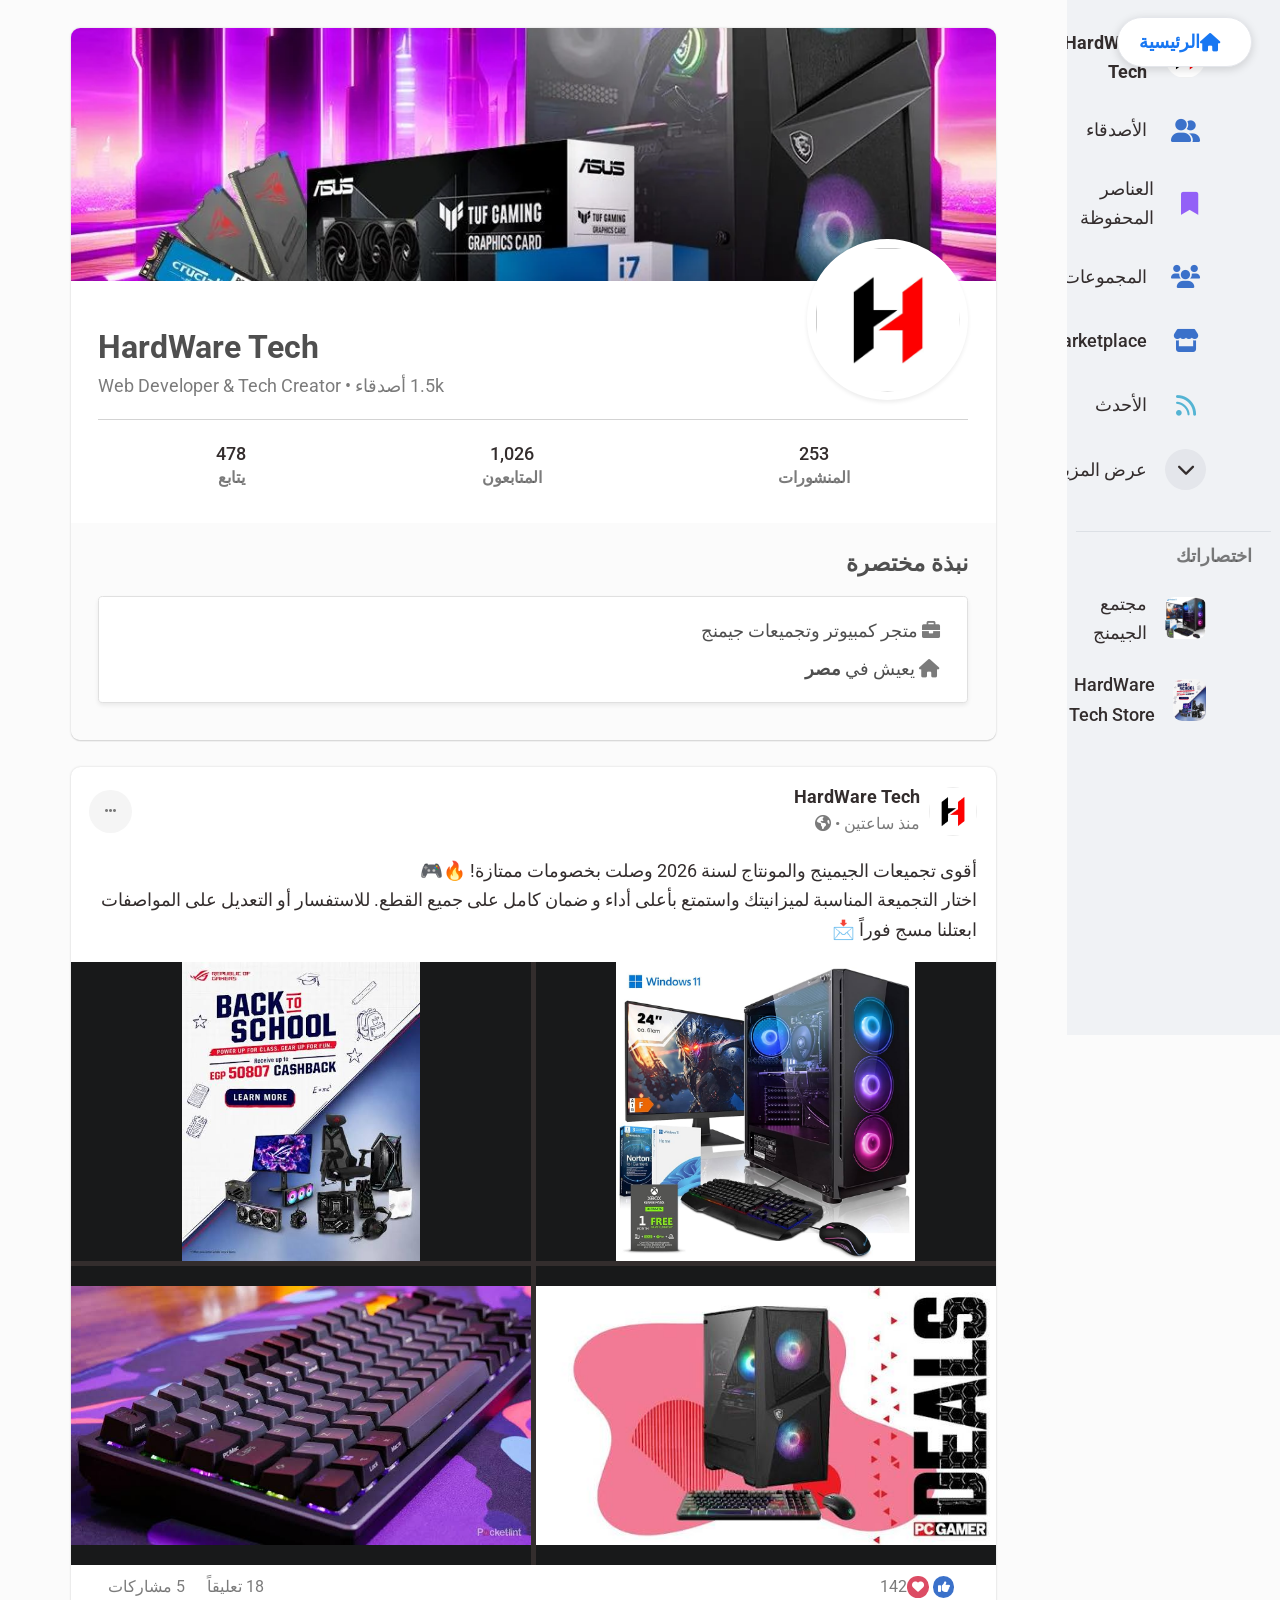
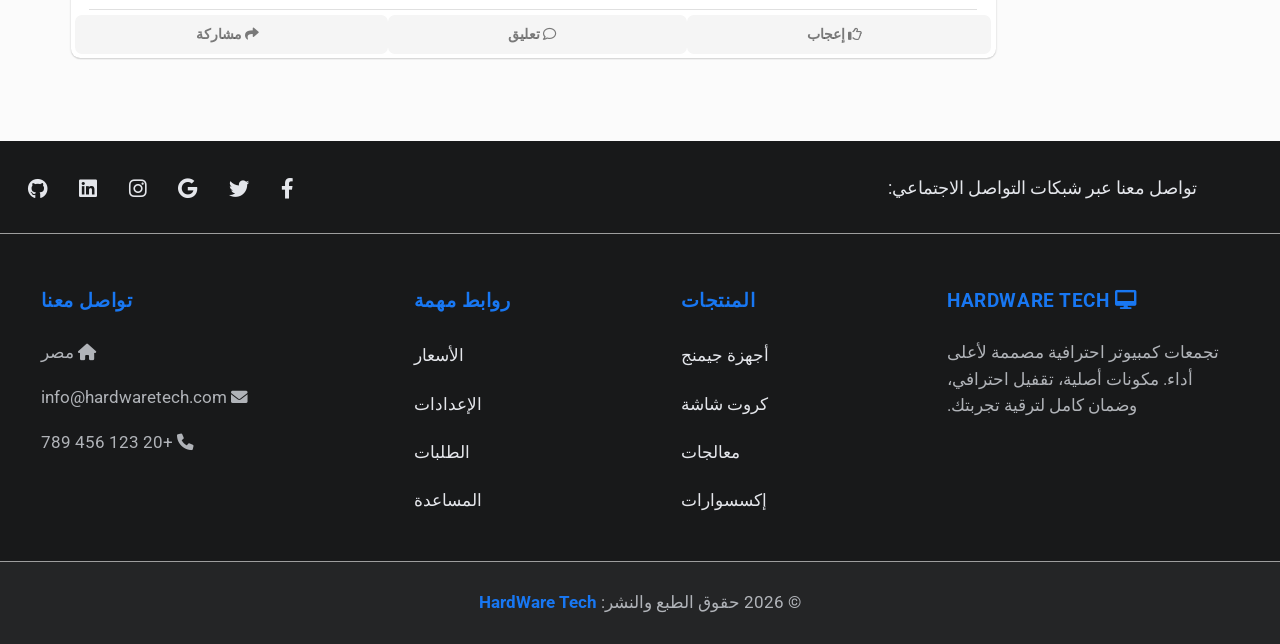
<file: facebook.html>
<!DOCTYPE html>
<html lang="ar" dir="rtl">
  <head>
    <meta charset="UTF-8" />
    <meta name="viewport" content="width=device-width, initial-scale=1, shrink-to-fit=no" />
    <meta http-equiv="x-ua-compatible" content="ie=edge" />
    <link rel="stylesheet" href="css/styleFacebook.css">
    <title>Facebook - HardWare Tech</title>
    <!-- MDB icon -->
    <link rel="icon" href="img/mdb-favicon.ico" type="image/x-icon" />
    <!-- Font Awesome -->
    <link
      rel="stylesheet"
      href="https://cdnjs.cloudflare.com/ajax/libs/font-awesome/6.0.0/css/all.min.css"
    />
    <!-- Google Fonts Roboto -->
    <link
      rel="stylesheet"
      href="https://fonts.googleapis.com/css2?family=Roboto:wght@300;400;500;700;900&display=swap"
    />
    <!-- MDB -->
    <link rel="stylesheet" href="css/mdb.min.css" />
  </head>
  <body class="bg-light">

    <div class="container-fluid">
      <div class="row">
        
        <!-- Left Sidebar -->
        <aside class="col-md-3 col-lg-2 fb-sidebar d-none d-md-block py-3 px-2 sticky-top" style="height: 100vh; overflow-y: auto;">
          <ul class="nav flex-column">
            <!-- Profile Link -->
            <li class="nav-item">
              <a class="nav-link fb-sidebar-item active d-flex align-items-center mb-1" href="#">
                <img src="img/M2.jpg" alt="Profile" class="rounded-circle ms-3" width="36" height="36" style="object-fit: cover;">
                <span class="fw-bold text-dark">HardWare Tech</span>
              </a>
            </li>

            <!-- Friends -->
            <li class="nav-item">
              <a class="nav-link fb-sidebar-item d-flex align-items-center mb-1" href="#">
                <div class="fb-icon-wrapper ms-3">
                  <i class="fas fa-user-friends text-primary fs-5"></i>
                </div>
                <span class="text-dark fw-medium">الأصدقاء</span>
              </a>
            </li>

            <!-- Saved -->
            <li class="nav-item">
              <a class="nav-link fb-sidebar-item d-flex align-items-center mb-1" href="#">
                <div class="fb-icon-wrapper ms-3">
                  <i class="fas fa-bookmark text-purple fs-5" style="color: #9360f7;"></i>
                </div>
                <span class="text-dark fw-medium">العناصر المحفوظة</span>
              </a>
            </li>

            <!-- Groups -->
            <li class="nav-item">
              <a class="nav-link fb-sidebar-item d-flex align-items-center mb-1" href="#">
                <div class="fb-icon-wrapper ms-3">
                  <i class="fas fa-users text-primary fs-5"></i>
                </div>
                <span class="text-dark fw-medium">المجموعات</span>
              </a>
            </li>

            <!-- Marketplace -->
            <li class="nav-item">
              <a class="nav-link fb-sidebar-item d-flex align-items-center mb-1" href="#">
                <div class="fb-icon-wrapper ms-3">
                  <i class="fas fa-store text-primary fs-5"></i>
                </div>
                <span class="text-dark fw-medium">Marketplace</span>
              </a>
            </li>

            <!-- Feeds -->
            <li class="nav-item">
              <a class="nav-link fb-sidebar-item d-flex align-items-center mb-1" href="#">
                <div class="fb-icon-wrapper ms-3">
                  <i class="fas fa-rss text-info fs-5"></i>
                </div>
                <span class="text-dark fw-medium">الأحدث</span>
              </a>
            </li>

            <!-- See More -->
            <li class="nav-item">
              <a class="nav-link fb-sidebar-item d-flex align-items-center mb-1" href="#">
                <div class="fb-icon-wrapper fb-icon-more ms-3">
                  <i class="fas fa-chevron-down text-dark"></i>
                </div>
                <span class="text-dark fw-medium">عرض المزيد</span>
              </a>
            </li>
          </ul>

          <hr class="my-2 text-secondary opacity-25">

          <!-- Shortcuts Section -->
          <div class="d-flex justify-content-between align-items-center px-3 my-2 text-muted fw-bold">
            <span>اختصاراتك</span>
          </div>

          <ul class="nav flex-column">
            <li class="nav-item">
              <a class="nav-link fb-sidebar-item d-flex align-items-center mb-1" href="#">
                <img src="img/n1.jpg" alt="Group" class="rounded-3 ms-3" width="36" height="36" style="object-fit: cover;">
                <span class="text-dark fw-medium">مجتمع الجيمنج</span>
              </a>
            </li>
            <li class="nav-item">
              <a class="nav-link fb-sidebar-item d-flex align-items-center mb-1" href="#">
                <img src="img/n2.jfif" alt="Group" class="rounded-3 ms-3" width="36" height="36" style="object-fit: cover;">
                <span class="text-dark fw-medium">HardWare Tech Store</span>
              </a>
            </li>
          </ul>
        </aside>

        <!-- Main Content Area -->
        <main class="col-12 col-md-9 col-lg-10 me-auto py-4">
          
          <!-- Floating Home Button -->
          <a href="tech.html" class="btn-home-back">
            <i class="fas fa-home me-2"></i> الرئيسية
          </a>

          <!-- Profile Container -->
          <div class="container">
            <div class="row justify-content-center">
              <div class="col-12 col-xl-11">
                
                <!-- Facebook Style Profile Card -->
                <div class="card fb-profile-card shadow-1-strong overflow-hidden mb-4">
                  
                  <!-- Cover Photo -->
                  <div class="cover-photo-container position-relative">
                    <img src="img/m5.webp" alt="Cover Photo" class="cover-img w-100" style="max-height: 350px; object-fit: cover;" />
                   ا
                  </div>

                  <!-- Profile Header Info -->
                  <div class="profile-header-content p-3 p-md-4 bg-white position-relative">
                    <div class="d-flex flex-column flex-md-row align-items-center align-items-md-end text-center text-md-start">
                      
                      <!-- Profile Avatar -->
                      <div class="avatar-wrapper ms-md-3 mb-3 mb-md-0">
                        <img src="img/M2.jpg" alt="Profile Picture" class="rounded-circle img-thumbnail profile-avatar" style="width: 140px; height: 140px; object-fit: cover;" />
                      </div>

                      <!-- Name & Bio -->
                      <div class="flex-grow-1 mb-3 mb-md-0">
                        <h3 class="fw-bold mb-1">HardWare Tech</h3>
                        <p class="text-muted mb-0">1.5k أصدقاء • Web Developer & Tech Creator</p>
                      </div>

                      <!-- Action Buttons -->
                      <div class="d-flex gap-2">
                        
                        
                      </div>

                    </div>

                    <hr class="my-3" />

                    <!-- Stats Bar -->
                    <div class="d-flex justify-content-around text-center py-1 text-dark fw-bold">
                      <div>
                        <p class="mb-0 h6">253</p>
                        <p class="small text-muted mb-0">المنشورات</p>
                      </div>
                      <div>
                        <p class="mb-0 h6">1,026</p>
                        <p class="small text-muted mb-0">المتابعون</p>
                      </div>
                      <div>
                        <p class="mb-0 h6">478</p>
                        <p class="small text-muted mb-0">يتابع</p>
                      </div>
                    </div>

                  </div>

                  <!-- Profile Body (About) -->
                  <div class="card-body p-3 p-md-4 bg-light">
                    <div class="mb-2">
                      <h5 class="fw-bold mb-3">نبذة مختصرة</h5>
                      <div class="p-3 bg-white rounded shadow-sm border">
                        <p class="mb-2"><i class="fas fa-briefcase text-muted me-2"></i> متجر كمبيوتر وتجميعات جيمنج</p>
                        <p class="mb-0"><i class="fas fa-home text-muted me-2"></i> يعيش في <strong>مصر</strong></p>
                      </div>
                    </div>
                  </div>

                </div>

                <!-- Facebook Post Card (منشور البوست مع الصور أصبحت كاملة) -->
                <div class="card fb-post-card shadow-1-strong border-0 rounded-3">
                  
                  <!-- Post Header -->
                  <div class="p-3 d-flex align-items-center justify-content-between">
                    <div class="d-flex align-items-center">
                      <img src="img/M2.jpg" class="rounded-circle ms-2" width="42" height="42" alt="Avatar" style="object-fit: cover;">
                      <div>
                        <h6 class="mb-0 fw-bold text-dark">HardWare Tech</h6>
                        <small class="text-muted">منذ ساعتين • <i class="fas fa-globe-americas ms-1"></i></small>
                      </div>
                    </div>
                    <button class="btn btn-light btn-floating shadow-0 text-muted">
                      <i class="fas fa-ellipsis-h"></i>
                    </button>
                  </div>

                  <!-- Post Content / Caption -->
                  <div class="px-3 pb-3">
                    <p class="mb-0 text-dark fs-6" style="line-height: 1.6;">
                      أقوى تجميعات الجيمينج والمونتاج لسنة 2026 وصلت بخصومات ممتازة! 🔥🎮 
                      <br>
                      اختار التجميعة المناسبة لميزانيتك واستمتع بأعلى أداء و ضمان كامل على جميع القطع. 
                      للاستفسار أو التعديل على المواصفات ابعتلنا مسج فوراً 📩
                    </p>
                  </div>

                  <!-- Post Media Grid (عرض الصور كاملة بدون قص) -->
                  <div class="post-media-container bg-dark">
                    <div class="row g-1">
                      <div class="col-6">
                        <img src="img/n1.jpg" class="w-100 post-full-img" alt="Photo 1" />
                      </div>
                      <div class="col-6">
                        <img src="img/n2.jfif" class="w-100 post-full-img" alt="Photo 2" />
                      </div>
                      <div class="col-6">
                        <img src="img/n3.jfif" class="w-100 post-full-img" alt="Photo 3" />
                      </div>
                      <div class="col-6">
                        <img src="img/n5.jfif" class="w-100 post-full-img" alt="Photo 4" />
                      </div>
                    </div>
                  </div>

                  <!-- Post Stats Bar (Counts) -->
                  <div class="px-3 py-2 d-flex justify-content-between align-items-center text-muted border-bottom mx-3 small">
                    <div class="d-flex align-items-center">
                      <span class="badge bg-primary rounded-circle p-1 me-1"><i class="fas fa-thumbs-up"></i></span>
                      <span class="badge bg-danger rounded-circle p-1 me-1"><i class="fas fa-heart"></i></span>
                      <span class="ms-1">142</span>
                    </div>
                    <div>
                      <span class="ms-3">18 تعليقاً</span>
                      <span>5 مشاركات</span>
                    </div>
                  </div>

                  <!-- Post Actions (Like, Comment, Share) -->
                  <div class="p-1 d-flex justify-content-around">
                    <button class="btn btn-light flex-grow-1 border-0 shadow-0 text-muted fw-bold py-2 fb-action-btn">
                      <i class="far fa-thumbs-up me-2"></i> إعجاب
                    </button>
                    <button class="btn btn-light flex-grow-1 border-0 shadow-0 text-muted fw-bold py-2 fb-action-btn">
                      <i class="far fa-comment me-2"></i> تعليق
                    </button>
                    <button class="btn btn-light flex-grow-1 border-0 shadow-0 text-muted fw-bold py-2 fb-action-btn">
                      <i class="fas fa-share me-2"></i> مشاركة
                    </button>
                  </div>

                </div>

              </div>
            </div>
          </div>

        </main>

      </div>
    </div>

    <!-- Facebook Style Footer -->
<footer class="fb-footer text-center text-lg-start pt-1 mt-5">
  <!-- Social Media Bar -->
  <section class="d-flex justify-content-center justify-content-lg-between p-4 border-bottom border-dark-subtle">
    <div class="me-5 d-none d-lg-block">
      <span>تواصل معنا عبر شبكات التواصل الاجتماعي:</span>
    </div>
    <div class="fb-social-icons">
      <a href="#!" class="me-4"><i class="fab fa-facebook-f"></i></a>
      <a href="#!" class="me-4"><i class="fab fa-twitter"></i></a>
      <a href="#!" class="me-4"><i class="fab fa-google"></i></a>
      <a href="#!" class="me-4"><i class="fab fa-instagram"></i></a>
      <a href="#!" class="me-4"><i class="fab fa-linkedin"></i></a>
      <a href="#!" class="me-4"><i class="fab fa-github"></i></a>
    </div>
  </section>

  <!-- Links Section -->
  <section>
    <div class="container text-center text-md-start mt-5">
      <div class="row mt-3">
        <!-- Brand Info -->
        <div class="col-md-3 col-lg-4 col-xl-3 mx-auto mb-4">
          <h6 class="text-uppercase fw-bold mb-4 fb-footer-heading">
            <i class="fas fa-desktop me-2"></i> HardWare Tech
          </h6>
          <p class="fb-footer-text">
            تجمعات كمبيوتر احترافية مصممة لأعلى أداء. مكونات أصلية، تقفيل احترافي، وضمان كامل لترقية تجربتك.
          </p>
        </div>

        <!-- Products -->
        <div class="col-md-2 col-lg-2 col-xl-2 mx-auto mb-4">
          <h6 class="text-uppercase fw-bold mb-4 fb-footer-heading">المنتجات</h6>
          <p><a href="#!" class="fb-footer-link">أجهزة جيمنج</a></p>
          <p><a href="#!" class="fb-footer-link">كروت شاشة</a></p>
          <p><a href="#!" class="fb-footer-link">معالجات</a></p>
          <p><a href="#!" class="fb-footer-link">إكسسوارات</a></p>
        </div>

        <!-- Useful Links -->
        <div class="col-md-3 col-lg-2 col-xl-2 mx-auto mb-4">
          <h6 class="text-uppercase fw-bold mb-4 fb-footer-heading">روابط مهمة</h6>
          <p><a href="#!" class="fb-footer-link">الأسعار</a></p>
          <p><a href="#!" class="fb-footer-link">الإعدادات</a></p>
          <p><a href="#!" class="fb-footer-link">الطلبات</a></p>
          <p><a href="#!" class="fb-footer-link">المساعدة</a></p>
        </div>

        <!-- Contact -->
        <div class="col-md-4 col-lg-3 col-xl-3 mx-auto mb-md-0 mb-4 fb-footer-text">
          <h6 class="text-uppercase fw-bold mb-4 fb-footer-heading">تواصل معنا</h6>
          <p><i class="fas fa-home me-2"></i> مصر</p>
          <p><i class="fas fa-envelope me-2"></i> info@hardwaretech.com</p>
          <p><i class="fas fa-phone me-2"></i> +20 123 456 789</p>
        </div>
      </div>
    </div>
  </section>

  <!-- Copyright -->
  <div class="text-center p-4 border-top border-dark-subtle fb-copyright">
    © 2026 حقوق الطبع والنشر:
    <a class="fw-bold text-decoration-none fb-footer-brand" href="#">HardWare Tech</a>
  </div>
</footer>
  </body>
</html>
</file>
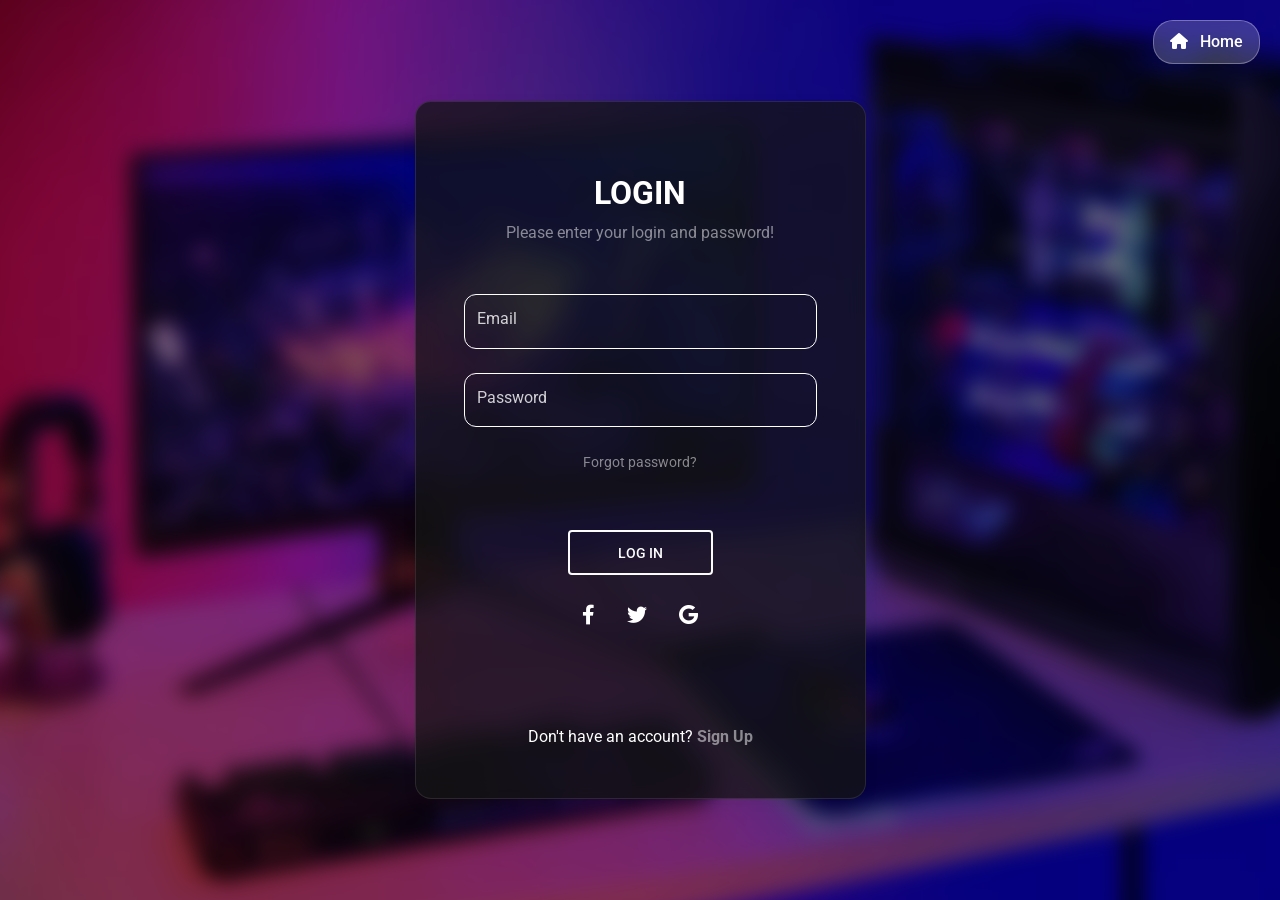
<file: log in.html>
<!DOCTYPE html>
<html lang="en">
<head>
    <meta charset="UTF-8">
     <meta name="viewport" content="width=device-width, initial-scale=1, shrink-to-fit=no" />
    <meta http-equiv="x-ua-compatible" content="ie=edge" />
    <link rel="stylesheet" href="css/styleLogin.css">
    <!-- MDB icon -->
    <link rel="icon" href="img/mdb-favicon.ico" type="image/x-icon" />
    <!-- Font Awesome -->
    <link
      rel="stylesheet"
      href="https://cdnjs.cloudflare.com/ajax/libs/font-awesome/6.0.0/css/all.min.css"
    />
    <!-- Google Fonts Roboto -->
    <link
      rel="stylesheet"
      href="https://fonts.googleapis.com/css2?family=Roboto:wght@300;400;500;700;900&display=swap"
    />
    <!-- MDB -->
    <link rel="stylesheet" href="css/mdb.min.css" />
    <title>your account </title>
</head>
<body>
    <!-- Floating Home Button -->
<a href="tech.html" class="btn-home-back">
  <i class="fas fa-home me-2"></i> Home
</a>

    <section class="vh-100 gradient-custom">
  <div class="container py-5 h-100">
    <div class="row d-flex justify-content-center align-items-center h-100">
      <div class="col-12 col-md-8 col-lg-6 col-xl-5">
        <div class="card bg-dark text-white" style="border-radius: 1rem;">
          <div class="card-body p-5 text-center">

            <div class="mb-md-5 mt-md-4 pb-5">

              <h2 class="fw-bold mb-2 text-uppercase">Login</h2>
              <p class="text-white-50 mb-5">Please enter your login and password!</p>

             
              <form action="tech.html" method="GET">

                <div data-mdb-input-init class="form-outline form-white mb-4">
                  <input type="email" id="typeEmailX" class="form-control form-control-lg" required />
                  <label class="form-label" for="typeEmailX">Email</label>
                </div>

                <div data-mdb-input-init class="form-outline form-white mb-4">
                  <input type="password" id="typePasswordX" class="form-control form-control-lg" required />
                  <label class="form-label" for="typePasswordX">Password</label>
                </div>

                <p class="small mb-5 pb-lg-2"><a class="text-white-50" href="#!">Forgot password?</a></p>

          
                <button data-mdb-button-init data-mdb-ripple-init class="btn btn-outline-light btn-lg px-5" type="submit">
                  log in
                </button>

              </form>

              <div class="d-flex justify-content-center text-center mt-4 pt-1">
                <a href="#!" class="text-white"><i class="fab fa-facebook-f fa-lg"></i></a>
                <a href="#!" class="text-white"><i class="fab fa-twitter fa-lg mx-4 px-2"></i></a>
                <a href="#!" class="text-white"><i class="fab fa-google fa-lg"></i></a>
              </div>

            </div>

            <div>
              <p class="mb-0">Don't have an account? <a href="sign in.html" class="text-white-50 fw-bold">Sign Up</a>
              </p>
            </div>

          </div>
        </div>
      </div>
    </div>
  </div>
</section>
    
</body>
</html>
</file>
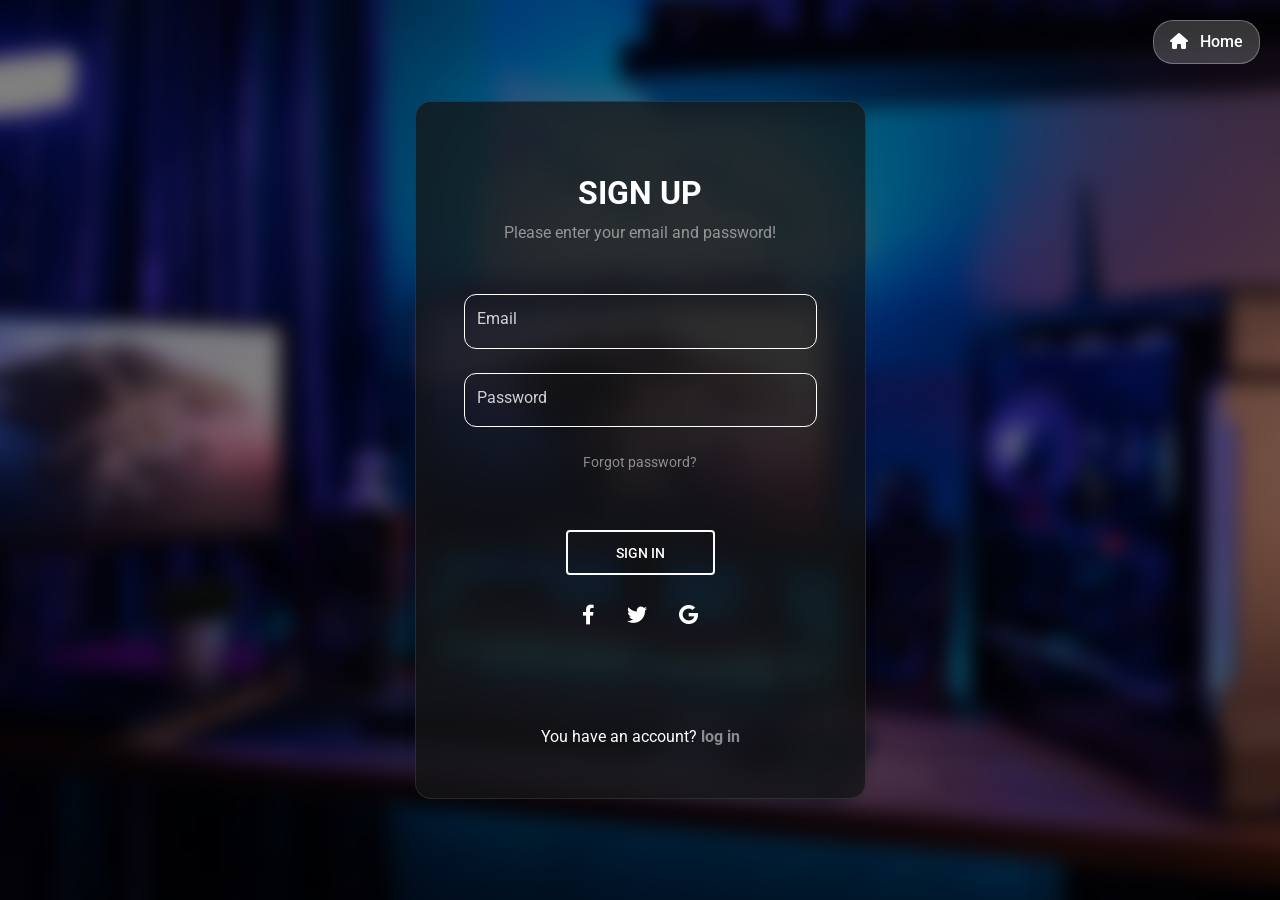
<file: log in1.html>
<!DOCTYPE html>
<html lang="en">
<head>
    <meta charset="UTF-8">
     <meta name="viewport" content="width=device-width, initial-scale=1, shrink-to-fit=no" />
    <meta http-equiv="x-ua-compatible" content="ie=edge" />
    <link rel="stylesheet" href="css/styleSign1.css">
    <!-- MDB icon -->
    <link rel="icon" href="img/mdb-favicon.ico" type="image/x-icon" />
    <!-- Font Awesome -->
    <link
      rel="stylesheet"
      href="https://cdnjs.cloudflare.com/ajax/libs/font-awesome/6.0.0/css/all.min.css"
    />
    <!-- Google Fonts Roboto -->
    <link
      rel="stylesheet"
      href="https://fonts.googleapis.com/css2?family=Roboto:wght@300;400;500;700;900&display=swap"
    />
    <!-- MDB -->
    <link rel="stylesheet" href="css/mdb.min.css" />
    <title>create your account </title>
</head>
<body>
  <!-- Floating Home Button -->
<a href="tech.html" class="btn-home-back">
  <i class="fas fa-home me-2"></i> Home
</a>

   <section class="vh-100 gradient-custom">
  <div class="container py-5 h-100">
    <div class="row d-flex justify-content-center align-items-center h-100">
      <div class="col-12 col-md-8 col-lg-6 col-xl-5">
        <div class="card bg-dark text-white" style="border-radius: 1rem;">
          <div class="card-body p-5 text-center">

            <div class="mb-md-5 mt-md-4 pb-5">

              <h2 class="fw-bold mb-2 text-uppercase">Sign up</h2>
              <p class="text-white-50 mb-5">Please enter your email and password!</p>

              
              <form action="success.html" method="GET">

                <div data-mdb-input-init class="form-outline form-white mb-4">
                  <input type="email" id="typeEmailX" class="form-control form-control-lg" required />
                  <label class="form-label" for="typeEmailX">Email</label>
                </div>

                <div data-mdb-input-init class="form-outline form-white mb-4">
                  <input type="password" id="typePasswordX" class="form-control form-control-lg" required />
                  <label class="form-label" for="typePasswordX">Password</label>
                </div>

                <p class="small mb-5 pb-lg-2"><a class="text-white-50" href="#!">Forgot password?</a></p>

               
                <button data-mdb-button-init data-mdb-ripple-init class="btn btn-outline-light btn-lg px-5" type="submit">
                  Sign in
                </button>

              </form>
              

              <div class="d-flex justify-content-center text-center mt-4 pt-1">
                <a href="#!" class="text-white"><i class="fab fa-facebook-f fa-lg"></i></a>
                <a href="#!" class="text-white"><i class="fab fa-twitter fa-lg mx-4 px-2"></i></a>
                <a href="#!" class="text-white"><i class="fab fa-google fa-lg"></i></a>
              </div>

            </div>

            <div>
              <p class="mb-0">You have an account? <a href="log in.html" class="text-white-50 fw-bold">log in</a>
              </p>
            </div>

          </div>
        </div>
      </div>
    </div>
  </div>
</section>
    
</body>
</html>
</file>
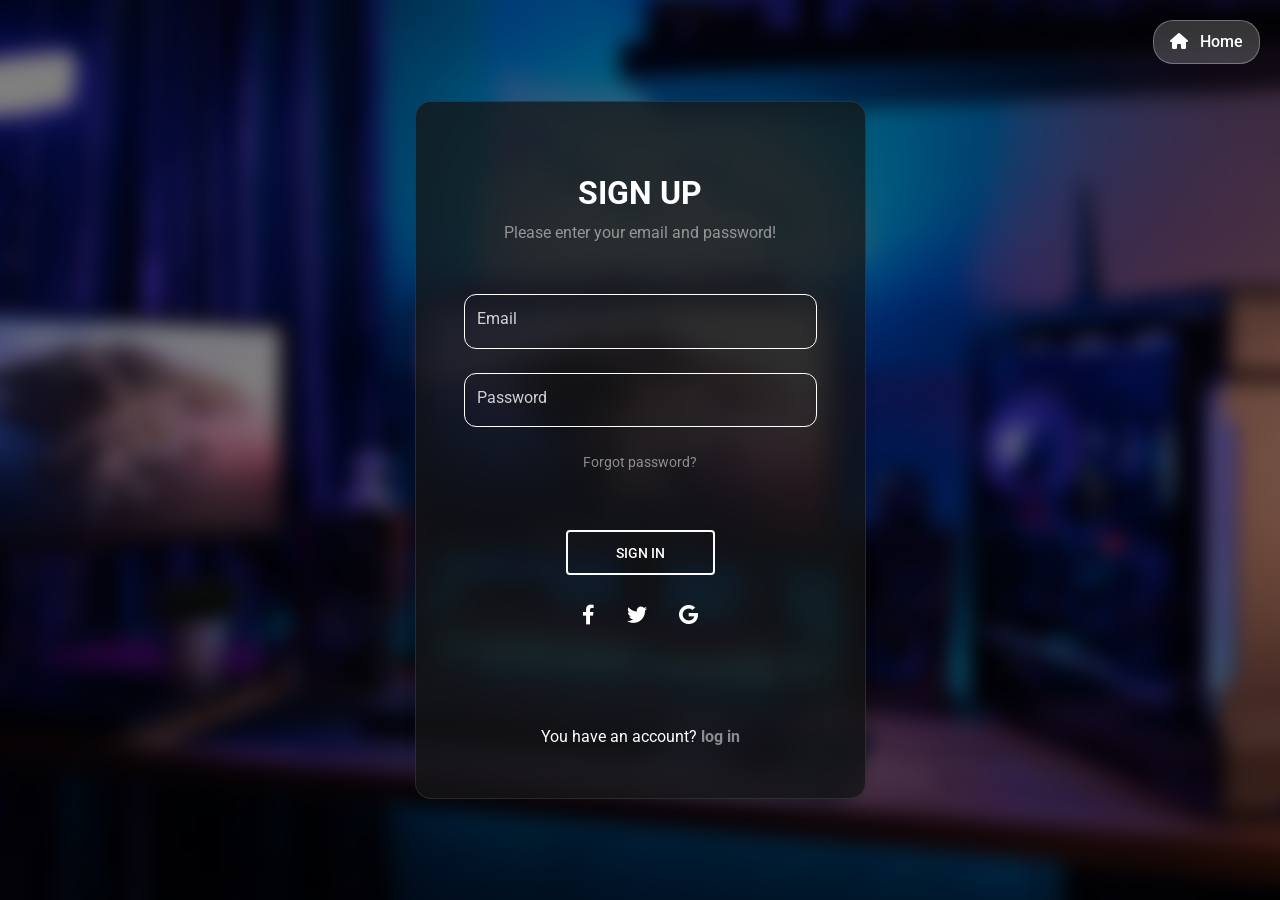
<file: sign in.html>
<!DOCTYPE html>
<html lang="en">
<head>
    <meta charset="UTF-8">
     <meta name="viewport" content="width=device-width, initial-scale=1, shrink-to-fit=no" />
    <meta http-equiv="x-ua-compatible" content="ie=edge" />
    <link rel="stylesheet" href="css/styleSign.css">
    <!-- MDB icon -->
    <link rel="icon" href="img/mdb-favicon.ico" type="image/x-icon" />
    <!-- Font Awesome -->
    <link
      rel="stylesheet"
      href="https://cdnjs.cloudflare.com/ajax/libs/font-awesome/6.0.0/css/all.min.css"
    />
    <!-- Google Fonts Roboto -->
    <link
      rel="stylesheet"
      href="https://fonts.googleapis.com/css2?family=Roboto:wght@300;400;500;700;900&display=swap"
    />
    <!-- MDB -->
    <link rel="stylesheet" href="css/mdb.min.css" />
    <title>create your account </title>
</head>
<body>
  <!-- Floating Home Button -->
<a href="tech.html" class="btn-home-back">
  <i class="fas fa-home me-2"></i> Home
</a>

   <section class="vh-100 gradient-custom">
  <div class="container py-5 h-100">
    <div class="row d-flex justify-content-center align-items-center h-100">
      <div class="col-12 col-md-8 col-lg-6 col-xl-5">
        <div class="card bg-dark text-white" style="border-radius: 1rem;">
          <div class="card-body p-5 text-center">

            <div class="mb-md-5 mt-md-4 pb-5">

              <h2 class="fw-bold mb-2 text-uppercase">Sign up</h2>
              <p class="text-white-50 mb-5">Please enter your email and password!</p>

              
              <form action="success.html" method="GET">

                <div data-mdb-input-init class="form-outline form-white mb-4">
                  <input type="email" id="typeEmailX" class="form-control form-control-lg" required />
                  <label class="form-label" for="typeEmailX">Email</label>
                </div>

                <div data-mdb-input-init class="form-outline form-white mb-4">
                  <input type="password" id="typePasswordX" class="form-control form-control-lg" required />
                  <label class="form-label" for="typePasswordX">Password</label>
                </div>

                <p class="small mb-5 pb-lg-2"><a class="text-white-50" href="#!">Forgot password?</a></p>

               
                <button data-mdb-button-init data-mdb-ripple-init class="btn btn-outline-light btn-lg px-5" type="submit">
                  Sign in
                </button>

              </form>
              

              <div class="d-flex justify-content-center text-center mt-4 pt-1">
                <a href="#!" class="text-white"><i class="fab fa-facebook-f fa-lg"></i></a>
                <a href="#!" class="text-white"><i class="fab fa-twitter fa-lg mx-4 px-2"></i></a>
                <a href="#!" class="text-white"><i class="fab fa-google fa-lg"></i></a>
              </div>

            </div>

            <div>
              <p class="mb-0">You have an account? <a href="log in.html" class="text-white-50 fw-bold">log in</a>
              </p>
            </div>

          </div>
        </div>
      </div>
    </div>
  </div>
</section>
    
</body>
</html>
</file>
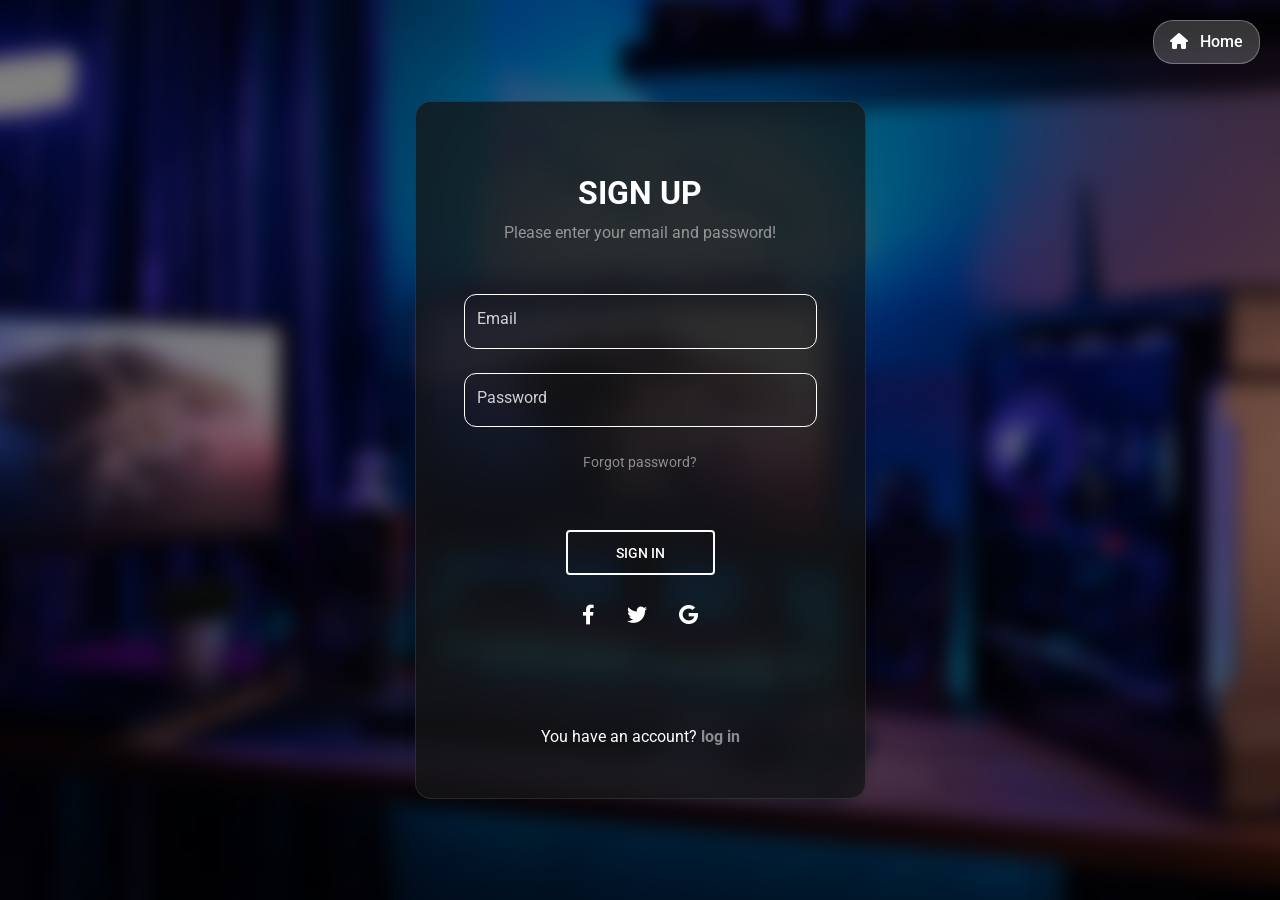
<file: sign in1.html>
<!DOCTYPE html>
<html lang="en">
<head>
    <meta charset="UTF-8">
     <meta name="viewport" content="width=device-width, initial-scale=1, shrink-to-fit=no" />
    <meta http-equiv="x-ua-compatible" content="ie=edge" />
    <link rel="stylesheet" href="css/styleSign1.css">
    <!-- MDB icon -->
    <link rel="icon" href="img/mdb-favicon.ico" type="image/x-icon" />
    <!-- Font Awesome -->
    <link
      rel="stylesheet"
      href="https://cdnjs.cloudflare.com/ajax/libs/font-awesome/6.0.0/css/all.min.css"
    />
    <!-- Google Fonts Roboto -->
    <link
      rel="stylesheet"
      href="https://fonts.googleapis.com/css2?family=Roboto:wght@300;400;500;700;900&display=swap"
    />
    <!-- MDB -->
    <link rel="stylesheet" href="css/mdb.min.css" />
    <title>create your account </title>
</head>
<body>
  <!-- Floating Home Button -->
<a href="tech.html" class="btn-home-back">
  <i class="fas fa-home me-2"></i> Home
</a>

   <section class="vh-100 gradient-custom">
  <div class="container py-5 h-100">
    <div class="row d-flex justify-content-center align-items-center h-100">
      <div class="col-12 col-md-8 col-lg-6 col-xl-5">
        <div class="card bg-dark text-white" style="border-radius: 1rem;">
          <div class="card-body p-5 text-center">

            <div class="mb-md-5 mt-md-4 pb-5">

              <h2 class="fw-bold mb-2 text-uppercase">Sign up</h2>
              <p class="text-white-50 mb-5">Please enter your email and password!</p>

              
              <form action="tech.html" method="GET">

                <div data-mdb-input-init class="form-outline form-white mb-4">
                  <input type="email" id="typeEmailX" class="form-control form-control-lg" required />
                  <label class="form-label" for="typeEmailX">Email</label>
                </div>

                <div data-mdb-input-init class="form-outline form-white mb-4">
                  <input type="password" id="typePasswordX" class="form-control form-control-lg" required />
                  <label class="form-label" for="typePasswordX">Password</label>
                </div>

                <p class="small mb-5 pb-lg-2"><a class="text-white-50" href="#!">Forgot password?</a></p>

               
                <button data-mdb-button-init data-mdb-ripple-init class="btn btn-outline-light btn-lg px-5" type="submit">
                  Sign in
                </button>

              </form>
              

              <div class="d-flex justify-content-center text-center mt-4 pt-1">
                <a href="#!" class="text-white"><i class="fab fa-facebook-f fa-lg"></i></a>
                <a href="#!" class="text-white"><i class="fab fa-twitter fa-lg mx-4 px-2"></i></a>
                <a href="#!" class="text-white"><i class="fab fa-google fa-lg"></i></a>
              </div>

            </div>

            <div>
              <p class="mb-0">You have an account? <a href="log in.html" class="text-white-50 fw-bold">log in</a>
              </p>
            </div>

          </div>
        </div>
      </div>
    </div>
  </div>
</section>
    
</body>
</html>
</file>
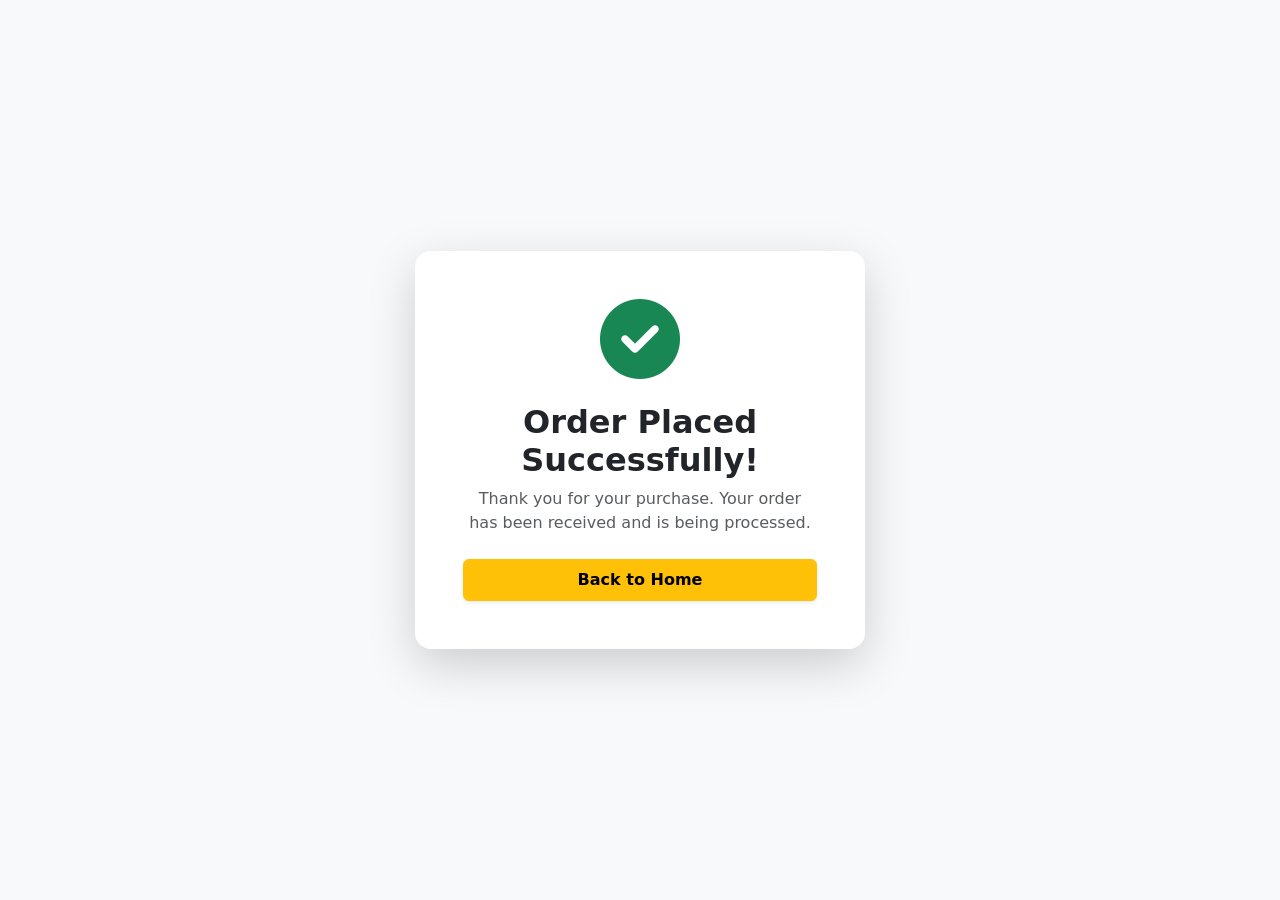
<file: success.html>
<!DOCTYPE html>
<html lang="en">
<head>
  <meta charset="UTF-8" />
  <meta name="viewport" content="width=device-width, initial-scale=1.0" />
  <title>Order Successful</title>
  
  <!-- Bootstrap 5 CSS -->
  <link href="https://cdn.jsdelivr.net/npm/bootstrap@5.3.0/dist/css/bootstrap.min.css" rel="stylesheet" />
  

  <link rel="stylesheet" href="https://cdnjs.cloudflare.com/ajax/libs/font-awesome/6.4.0/css/all.min.css" />
  <style>
    body {
      background-color: #f8f9fa;
      min-height: 100vh;
      display: flex;
      align-items: center;
      justify-content: center;
    }
    .success-card {
      max-width: 450px;
      width: 100%;
      border-radius: 16px;
    }
    .success-icon {
      font-size: 80px;
      color: #198754;
      animation: popIn 0.5s cubic-bezier(0.175, 0.885, 0.32, 1.275);
    }
    @keyframes popIn {
      0% {
        transform: scale(0);
        opacity: 0;
      }
      100% {
        transform: scale(1);
        opacity: 1;
      }
    }
  </style>
</head>
<body>

  <div class="container d-flex justify-content-center p-3">
    <div class="card success-card shadow-lg border-0 text-center p-4 p-md-5 bg-white">
      
     
      <div class="mb-4">
        <i class="fas fa-check-circle success-icon"></i>
      </div>

    
      <h2 class="fw-bold text-dark mb-2">Order Placed Successfully!</h2>
      <p class="text-muted mb-4">
        Thank you for your purchase. Your order has been received and is being processed.
      </p>


      <div class="d-grid gap-2">
        <a href="tech.html" class="btn btn-warning fw-bold py-2 fs-6 shadow-sm">
          Back to Home
        </a>
      </div>

    </div>
  </div>

  <!-- Bootstrap JS -->
  <script src="https://cdn.jsdelivr.net/npm/bootstrap@5.3.0/dist/js/bootstrap.bundle.min.js"></script>
</body>
</html>
</file>
<file: css/styleFacebook.css>
/* Body & Base Layout */
body {
  background-color: #f0f2f5 !important;
  zoom: 115%;
}

@supports not (zoom: 1) {
  body {
    transform: scale(1.15);
    transform-origin: top center;
  }
}

/* Profile Section */
.profile-section {
  width: 100%;
}

.fb-profile-card {
  border: none;
  border-radius: 12px;
}

.cover-photo-container {
  height: 220px;
  background-color: #ddd;
  position: relative;
}

.cover-img {
  width: 100%;
  height: 100%;
  object-fit: cover;
}

.edit-cover-btn {
  position: absolute;
  bottom: 15px;
  right: 15px;
  font-weight: 500;
  border-radius: 6px;
}

.avatar-wrapper {
  margin-top: -60px;
  position: relative;
  z-index: 2;
}

.profile-avatar {
  width: 130px;
  height: 130px;
  object-fit: cover;
  border: 4px solid #ffffff !important;
  box-shadow: 0 2px 8px rgba(0, 0, 0, 0.15);
}

/* Photo Gallery Items */
.photo-item {
  height: 120px;
  object-fit: cover;
  transition: transform 0.2s ease;
}

.photo-item:hover {
  transform: scale(1.03);
  cursor: pointer;
}

/* Floating Navigation Button */
.btn-home-back {
  position: fixed;
  top: 15px;
  right: 25px;
  z-index: 1050;
  color: #1877f2;
  background-color: #ffffff;
  padding: 8px 18px;
  border-radius: 25px;
  text-decoration: none;
  font-weight: 600;
  border: 1px solid #e4e6eb;
  box-shadow: 0 2px 8px rgba(0, 0, 0, 0.15);
  display: inline-flex;
  align-items: center;
  justify-content: center;
  transition: all 0.25s ease;
}

.btn-home-back:hover {
  color: #ffffff;
  background-color: #1877f2;
  border-color: #1877f2;
  transform: translateY(-2px);
  box-shadow: 0 4px 12px rgba(24, 119, 242, 0.3);
}

@media (max-width: 768px) {
  .btn-home-back {
    top: auto;
    bottom: 20px;
    right: 20px;
  }
}

/* Facebook Sidebar */
.fb-sidebar {
  height: 100vh;
  position: sticky;
  top: 0;
  overflow-y: auto;
  background-color: #f0f2f5;
}

.fb-sidebar-item {
  border-radius: 8px;
  padding: 8px 10px;
  transition: background-color 0.2s ease;
}

.fb-sidebar-item:hover {
  background-color: #e4e6eb;
}

.fb-icon-wrapper {
  width: 36px;
  height: 36px;
  display: flex;
  align-items: center;
  justify-content: center;
}

.fb-icon-more {
  background-color: #e4e6eb;
  border-radius: 50%;
}

.fb-sidebar::-webkit-scrollbar {
  width: 8px;
}

.fb-sidebar::-webkit-scrollbar-thumb {
  background-color: transparent;
  border-radius: 4px;
}

.fb-sidebar:hover::-webkit-scrollbar-thumb {
  background-color: #bcc0c4;
}

/* Facebook Post Card */
.fb-post-card {
  background-color: #ffffff;
}

.post-full-img {
  height: 260px;
  object-fit: contain;
  background-color: #18191a;
  cursor: pointer;
  transition: opacity 0.2s ease;
}

.post-full-img:hover {
  opacity: 0.9;
}

.fb-action-btn {
  border-radius: 6px !important;
  color: #65676b !important;
  font-size: 0.95rem;
}

.fb-action-btn:hover {
  background-color: #f2f2f2 !important;
  color: #1877f2 !important;
}

/* Facebook Theme Footer */
.fb-footer {
  background-color: #18191a !important;
  color: #e4e6eb !important;
}

.fb-footer-heading {
  color: #1877f2 !important;
  font-size: 1.05rem;
  letter-spacing: 0.5px;
}

.fb-footer-text {
  color: #b0b3b8 !important;
  font-size: 0.9rem;
  line-height: 1.6;
}

.fb-footer-link {
  color: #e4e6eb !important;
  text-decoration: none;
  font-size: 0.95rem;
  transition: color 0.2s ease;
}

.fb-footer-link:hover {
  color: #1877f2 !important;
  text-decoration: underline;
}

.fb-social-icons a {
  color: #e4e6eb !important;
  font-size: 1.1rem;
  transition: transform 0.2s ease, color 0.2s ease;
  display: inline-block;
}

.fb-social-icons a:hover {
  color: #1877f2 !important;
  transform: translateY(-2px);
}

.fb-copyright {
  background-color: #242526 !important;
  color: #b0b3b8 !important;
  font-size: 0.9rem;
}

.fb-footer-brand {
  color: #1877f2 !important;
}

.fb-footer-brand:hover {
  color: #42b72a !important;
}

.border-dark-subtle {
  border-color: #393a3b !important;
}
</file>
<file: css/styleLogin.css>
.gradient-custom {
  position: relative;
  width: 100%;
  min-height: 100vh;
  background-image: url('../img/m4.jfif'); 
  background-repeat: no-repeat;
  background-position: center;
  background-size: cover;
  overflow: hidden;
}
.gradient-custom::before {
  content: "";
  position: absolute;
  top: -5%;
  left: -5%;
  width: 110%;
  height: 110%;
  background-image: inherit;
  background-repeat: no-repeat;
  background-position: center;
  background-size: cover;
  filter: blur(10px);
  z-index: 0;
}
.gradient-custom::after {
  content: "";
  position: absolute;
  top: 0;
  left: 0;
  width: 100%;
  height: 100%;
  background-color: rgba(0, 0, 0, 0.5);
  z-index: 1;
}
.gradient-custom .container {
  position: relative;
  z-index: 2;
}
.card.bg-dark {
  background-color: rgba(20, 20, 20, 0.75) !important;
  backdrop-filter: blur(10px);
  border: 1px solid rgba(255, 255, 255, 0.1) !important;
}
.form-outline {
  border: 1px solid #fff;
  border-radius: 12px;
  padding: 4px;
  transition: all 0.3s ease;
}
.form-outline:hover {
  background-color: rgba(255, 255, 255, 0.1);
}
.form-outline input.form-control {
  color: #fff !important;
}
.form-outline .form-label {
  color: rgba(255, 255, 255, 0.8) !important;
}
.btn-home-back {
  position: absolute;
  top: 20px;
  right: 20px; 
  z-index: 10;
  color: #fff;
  background-color: rgba(255, 255, 255, 0.2);
  backdrop-filter: blur(5px);
  padding: 8px 16px;
  border-radius: 20px;
  text-decoration: none;
  font-weight: 500;
  border: 1px solid rgba(255, 255, 255, 0.3);
  transition: all 0.3s ease;
}
.btn-home-back:hover {
  color: #000;
  background-color: #fff;
}
.btn-outline-light a{
  color: white;
}
</file>
<file: css/styleSign1.css>
/* 1. ضبط الحاوية الرئيسية والخلفية */
.gradient-custom {
  position: relative;
  width: 100%;
  min-height: 100vh;
  background-image: url('../img/M3.jfif'); /* تم تعديل المسار لتأكيد وصول المجلد */
  background-repeat: no-repeat;
  background-position: center;
  background-size: cover;
  overflow: hidden;
}

/* 2. طبقة الضبابية (Blur Layer) */
.gradient-custom::before {
  content: "";
  position: absolute;
  top: -5%;
  left: -5%;
  width: 110%;
  height: 110%;
  background-image: inherit;
  background-repeat: no-repeat;
  background-position: center;
  background-size: cover;
  filter: blur(10px);
  z-index: 0;
}

/* 3. طبقة العتمة الداكنة فوق الخلفية */
.gradient-custom::after {
  content: "";
  position: absolute;
  top: 0;
  left: 0;
  width: 100%;
  height: 100%;
  background-color: rgba(0, 0, 0, 0.5);
  z-index: 1;
}

/* 4. إظهار الحاوية فوق طبقات الخلفية */
.gradient-custom .container {
  position: relative;
  z-index: 2;
}

/* 5. تنسيق الكارت الزجاجي */
.card.bg-dark {
  background-color: rgba(20, 20, 20, 0.75) !important;
  backdrop-filter: blur(10px);
  border: 1px solid rgba(255, 255, 255, 0.1) !important;
}

/* 6. إصلاح حقول الإدخال MDB Form Outline */
.form-outline {
  border: 1px solid #fff;
  border-radius: 12px;
  padding: 4px;
  transition: all 0.3s ease;
}

.form-outline:hover {
  background-color: rgba(255, 255, 255, 0.1);
}

.form-outline input.form-control {
  color: #fff !important;
}
.form-outline .form-label {
  color: rgba(255, 255, 255, 0.8) !important;
}
.btn-home-back {
  position: absolute;
  top: 20px;
  right: 20px; 
  z-index: 10;
  color: #fff;
  background-color: rgba(255, 255, 255, 0.2);
  backdrop-filter: blur(5px);
  padding: 8px 16px;
  border-radius: 20px;
  text-decoration: none;
  font-weight: 500;
  border: 1px solid rgba(255, 255, 255, 0.3);
  transition: all 0.3s ease;
}
.btn-home-back:hover {
  color: #000;
  background-color: #fff;
}
.btn-outline-light a{
  color: white;
}
</file>
<file: css/styleSign.css>
.gradient-custom {
  position: relative;
  width: 100%;
  min-height: 100vh;
  background-image: url('../img/M3.jfif'); 
  background-repeat: no-repeat;
  background-position: center;
  background-size: cover;
  overflow: hidden;
}
.gradient-custom::before {
  content: "";
  position: absolute;
  top: -5%;
  left: -5%;
  width: 110%;
  height: 110%;
  background-image: inherit;
  background-repeat: no-repeat;
  background-position: center;
  background-size: cover;
  filter: blur(10px);
  z-index: 0;
}

.gradient-custom::after {
  content: "";
  position: absolute;
  top: 0;
  left: 0;
  width: 100%;
  height: 100%;
  background-color: rgba(0, 0, 0, 0.5);
  z-index: 1;
}


.gradient-custom .container {
  position: relative;
  z-index: 2;
}


.card.bg-dark {
  background-color: rgba(20, 20, 20, 0.75) !important;
  backdrop-filter: blur(10px);
  border: 1px solid rgba(255, 255, 255, 0.1) !important;
}

.form-outline {
  border: 1px solid #fff;
  border-radius: 12px;
  padding: 4px;
  transition: all 0.3s ease;
}

.form-outline:hover {
  background-color: rgba(255, 255, 255, 0.1);
}

.form-outline input.form-control {
  color: #fff !important;
}
.form-outline .form-label {
  color: rgba(255, 255, 255, 0.8) !important;
}
.btn-home-back {
  position: absolute;
  top: 20px;
  right: 20px; 
  z-index: 10;
  color: #fff;
  background-color: rgba(255, 255, 255, 0.2);
  backdrop-filter: blur(5px);
  padding: 8px 16px;
  border-radius: 20px;
  text-decoration: none;
  font-weight: 500;
  border: 1px solid rgba(255, 255, 255, 0.3);
  transition: all 0.3s ease;
}
.btn-home-back:hover {
  color: #000;
  background-color: #fff;
}
.btn-outline-light a{
  color: white;
}
</file>
